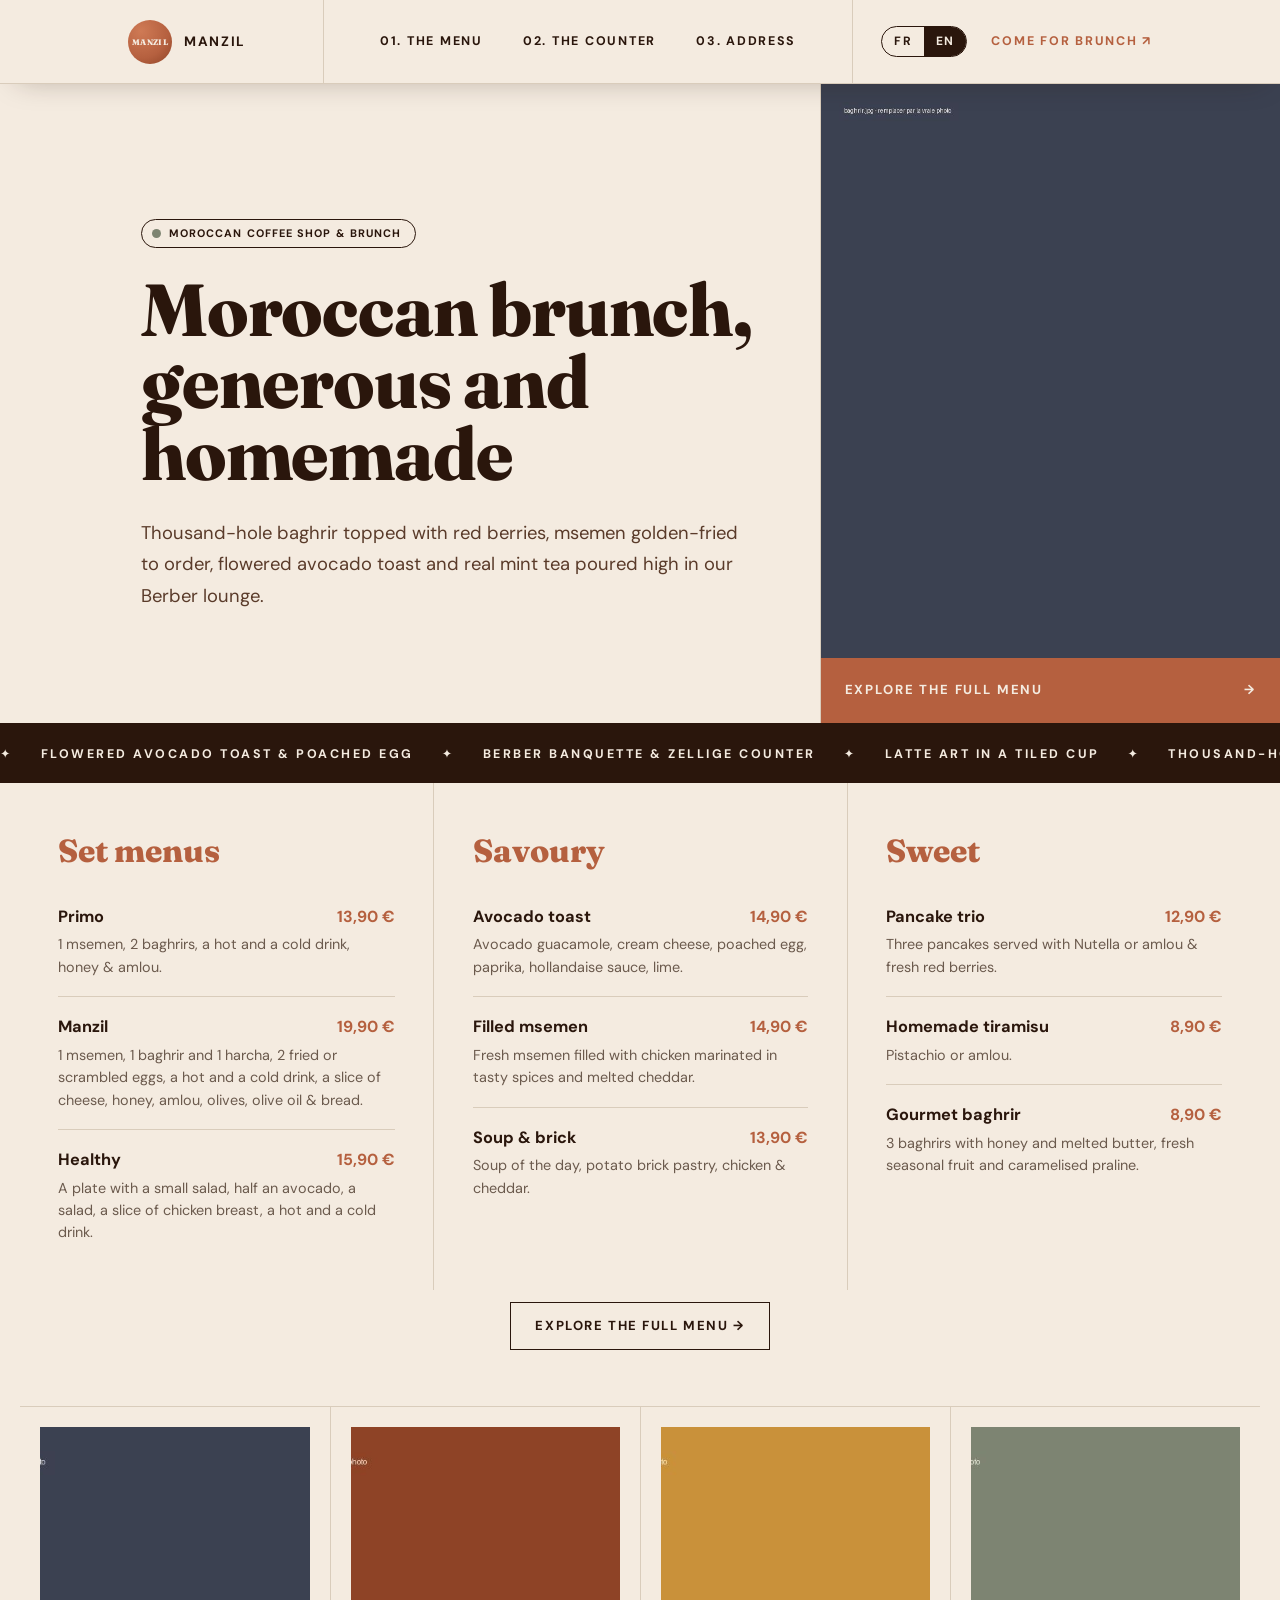
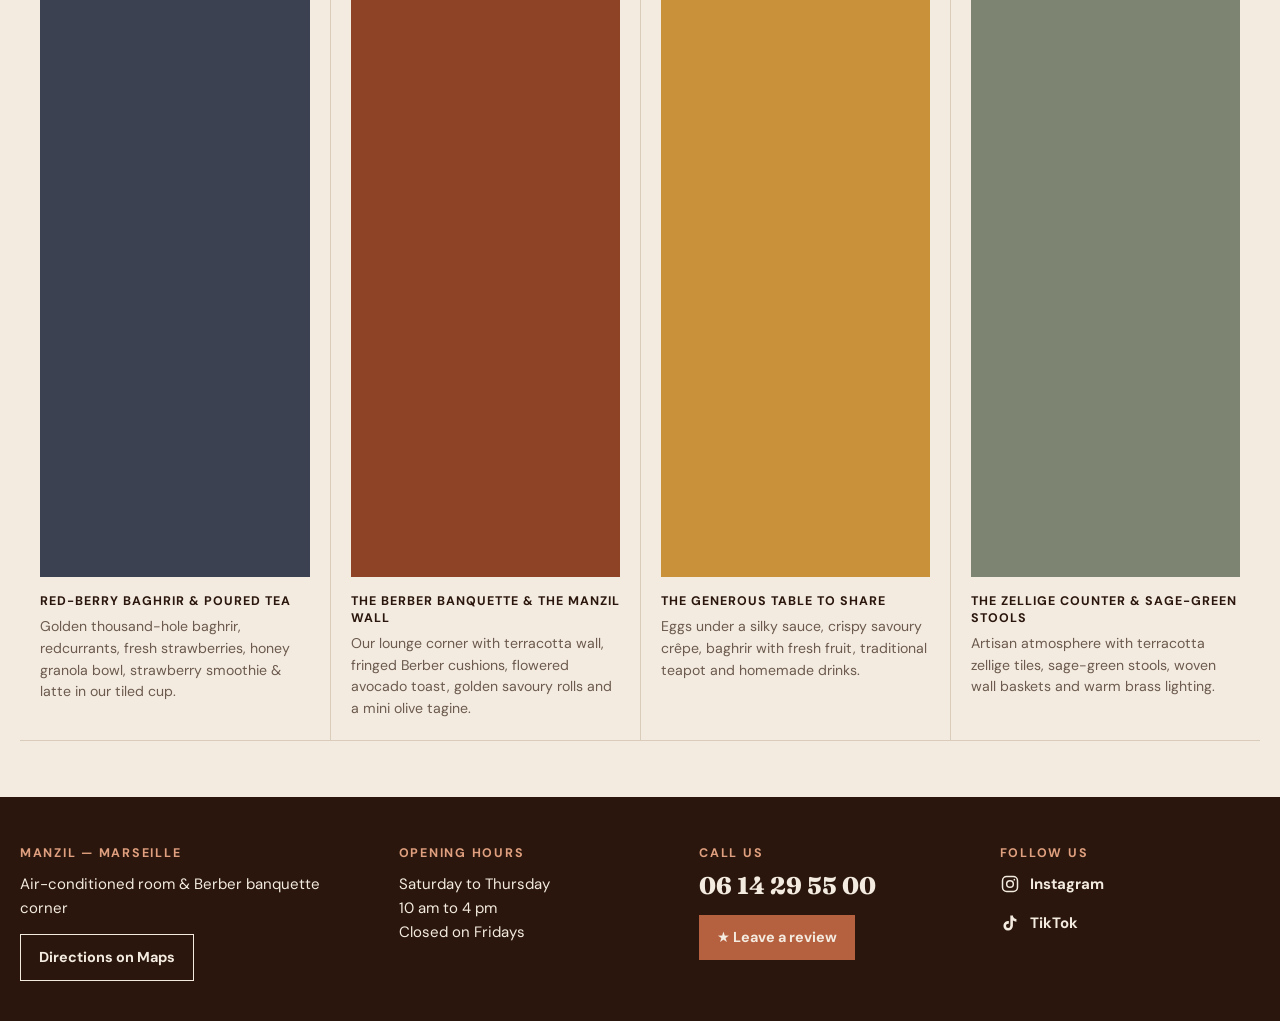
<file: index.html>
<!doctype html>
<html lang="fr">
<head>
<meta charset="utf-8">
<meta name="viewport" content="width=device-width, initial-scale=1">
<title>Manzil — Coffee shop & brunch marocain à Marseille</title>
<meta name="description" content="Brunch marocain généreux et fait maison : baghrir, msemen, avocado toast fleuri et thé à la menthe. Du samedi au jeudi, à Marseille.">
<link rel="preconnect" href="https://fonts.googleapis.com">
<link rel="preconnect" href="https://fonts.gstatic.com" crossorigin>
<link href="https://fonts.googleapis.com/css2?family=DM+Sans:wght@400;500;700&family=Fraunces:opsz,wght@9..144,800&display=swap" rel="stylesheet">
<link rel="stylesheet" href="home.css">
<link rel="stylesheet" href="shared/footer.css">
</head>
<body>
<header class="top">
  <a class="brand" href="/" aria-label="Manzil"><span class="logo">MANZIL</span><span class="brand-name">Manzil</span></a>
  <nav class="links" aria-label="Navigation">
    <a href="#carte" data-i18n="nav1"></a>
    <a href="#comptoir" data-i18n="nav2"></a>
    <a href="#adresse" data-i18n="nav3"></a>
  </nav>
  <div class="right">
    <div class="lang" role="group" aria-label="Langue / Language">
      <button type="button" data-lang="fr" aria-pressed="true">FR</button>
      <button type="button" data-lang="en" aria-pressed="false">EN</button>
    </div>
    <a class="visit" href="#adresse"><span data-i18n="visit"></span> ↗</a>
  </div>
</header>

<main>
  <section class="hero">
    <div class="hero-text">
      <p class="badge"><i></i><span data-i18n="badge"></span></p>
      <h1 data-i18n="h1"></h1>
      <p class="lead" data-i18n="lead"></p>
    </div>
    <div class="hero-media">
      <img src="img/baghrir.jpg" width="800" height="1000" alt="" data-i18n-alt="alt1">
      <a class="hero-cta" href="carte/index.html"><span data-i18n="cta"></span><span aria-hidden="true">→</span></a>
    </div>
  </section>

  <div class="marquee" aria-hidden="true"><div class="track" id="track"></div></div>

  <section id="carte" class="menu" aria-labelledby="menu-t">
    <h2 id="menu-t" class="sr" data-i18n="nav1"></h2>
    <div class="cols" id="menu"></div>
    <p class="menu-more"><a class="btn" href="carte/index.html"><span data-i18n="cta"></span> →</a></p>
  </section>

  <section id="comptoir" class="gallery" aria-label="Le comptoir">
    <div class="cards" id="cards"></div>
  </section>
</main>

<footer id="adresse"></footer>

<script src="shared/menu-data.js"></script>
<script src="shared/footer.js"></script>
<script src="home.js"></script>
</body>
</html>
</file>
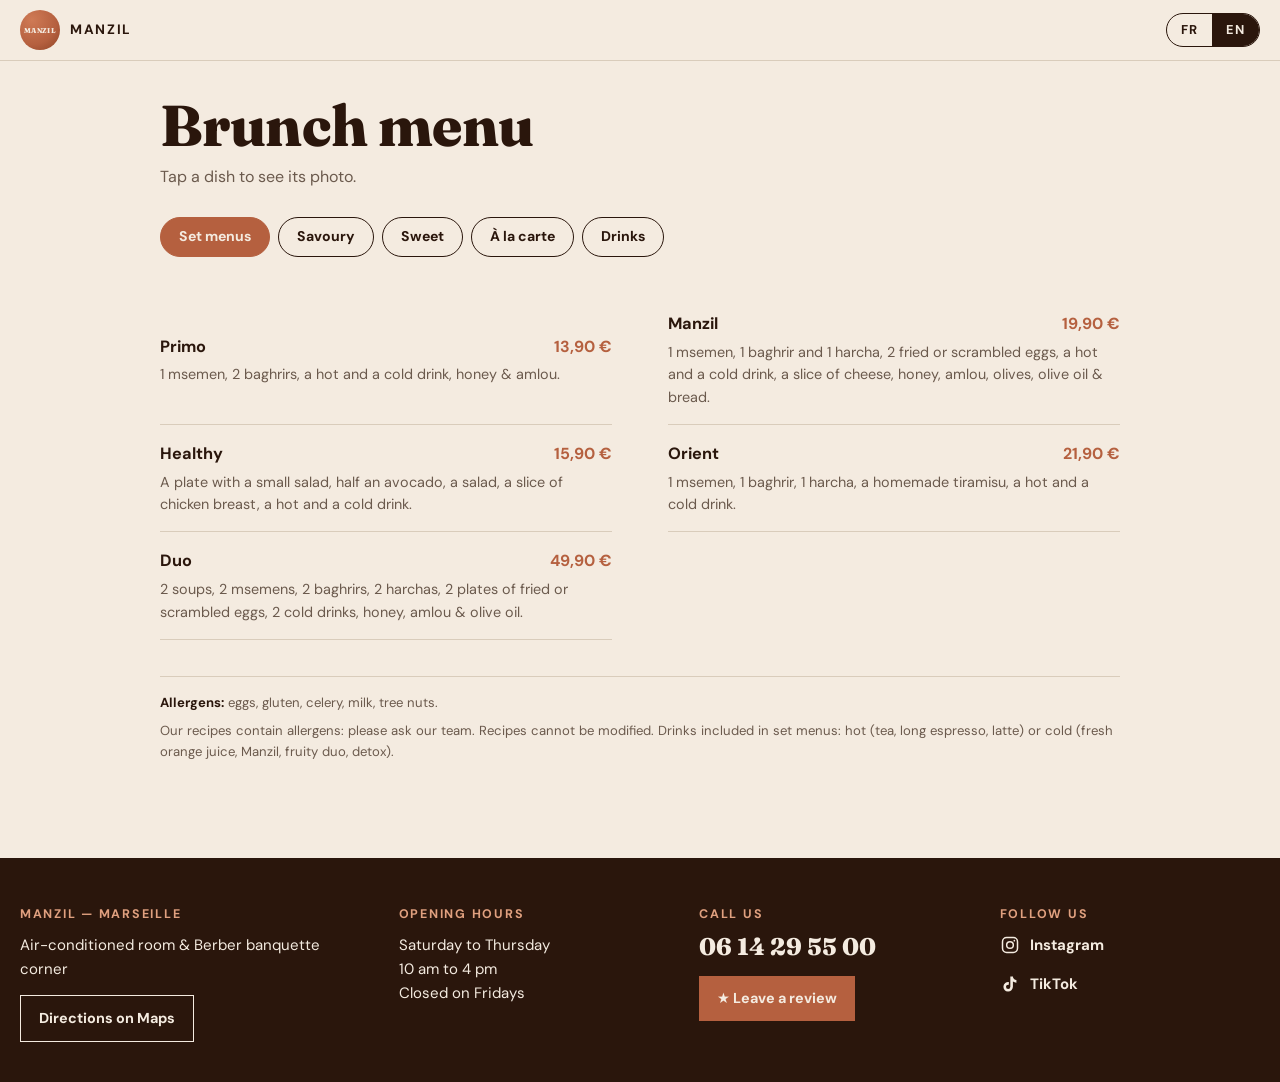
<file: carte/index.html>
<!doctype html>
<html lang="fr">
<head>
<meta charset="utf-8">
<meta name="viewport" content="width=device-width, initial-scale=1">
<title>Brunch menu — Manzil</title>
<meta name="description" content="Le brunch menu de Manzil : formules, salés, sucrés, à la carte et boissons.">
<link rel="preconnect" href="https://fonts.googleapis.com">
<link rel="preconnect" href="https://fonts.gstatic.com" crossorigin>
<link href="https://fonts.googleapis.com/css2?family=DM+Sans:wght@400;500;700&family=Fraunces:opsz,wght@9..144,800&display=swap" rel="stylesheet">
<link rel="stylesheet" href="carte.css">
<link rel="stylesheet" href="../shared/footer.css">
</head>
<body>
<header class="top">
  <a class="brand" href="../index.html" aria-label="Manzil"><span class="logo">MANZIL</span><span class="brand-name">Manzil</span></a>
  <div class="lang" role="group" aria-label="Langue / Language">
    <button type="button" data-lang="fr" aria-pressed="true">FR</button>
    <button type="button" data-lang="en" aria-pressed="false">EN</button>
  </div>
</header>

<main>
  <section class="intro">
    <h1>Brunch menu</h1>
    <p data-i18n="hint"></p>
  </section>
  <nav class="tabs" id="tabs" role="tablist"></nav>
  <div id="panel" role="tabpanel"></div>
  <div class="notes">
    <p><b data-i18n="allergTitle"></b> <span data-i18n="allerg"></span></p>
    <p data-i18n="note"></p>
  </div>
</main>

<dialog id="dlg" aria-labelledby="dlg-t">
  <button type="button" class="x" id="dlg-close">×</button>
  <img id="dlg-img" alt="">
  <div id="dlg-no" hidden></div>
  <div class="dlg-body">
    <div class="row"><h2 id="dlg-t"></h2><span class="price" id="dlg-p"></span></div>
    <p id="dlg-d"></p>
  </div>
</dialog>

<footer id="adresse"></footer>

<script src="../shared/menu-data.js"></script>
<script src="../shared/footer.js"></script>
<script src="carte.js"></script>
</body>
</html>
</file>
<file: home.css>
:root{--cream:#f4ebe0;--ink:#2a160c;--clay:#b5603f;--sage:#7d8471;--line:#d9ccbb;--muted:#6b5a4d;
  --serif:"Fraunces",Georgia,serif;--sans:"DM Sans",system-ui,sans-serif;--h:84px}
*{box-sizing:border-box;margin:0;padding:0}
html{scroll-behavior:smooth;scroll-padding-top:var(--h)}
body{background:var(--cream);color:var(--ink);font:400 16px/1.55 var(--sans)}
a{color:inherit}img{display:block;max-width:100%}
.sr{position:absolute;width:1px;height:1px;overflow:hidden;clip:rect(0 0 0 0)}
:focus-visible{outline:2px solid var(--clay);outline-offset:3px}

/* header */
.top{position:sticky;top:0;z-index:30;display:grid;grid-template-columns:auto 1fr auto;align-items:center;
  height:var(--h);background:var(--cream);border-bottom:1px solid var(--line);box-shadow:0 12px 30px -18px rgba(42,22,12,.35)}
.brand{display:flex;align-items:center;gap:12px;padding:0 clamp(16px,6vw,86px) 0 clamp(16px,10vw,146px);height:100%;text-decoration:none;font-weight:700;letter-spacing:.12em;text-transform:uppercase;font-size:.85rem;border-right:1px solid var(--line)}
.logo{display:grid;place-items:center;width:44px;height:44px;border-radius:50%;color:var(--cream);font:800 8px var(--serif);letter-spacing:.04em;
  background:radial-gradient(circle at 30% 25%,#cf7a55,var(--clay) 60%,#8e4326)}
.links{display:flex;justify-content:center;gap:40px}
.links a{text-decoration:none;font-weight:700;font-size:.78rem;letter-spacing:.14em;text-transform:uppercase}
.links a:nth-child(1)::before{content:"01. "}.links a:nth-child(2)::before{content:"02. "}.links a:nth-child(3)::before{content:"03. "}
.links a:hover,.visit:hover{color:var(--clay)}
.right{display:flex;align-items:center;gap:24px;height:100%;padding:0 clamp(16px,10vw,146px) 0 28px;border-left:1px solid var(--line)}
.visit{color:var(--clay);text-decoration:none;font-weight:700;font-size:.78rem;letter-spacing:.14em;text-transform:uppercase;white-space:nowrap}
.lang{display:flex;border:1px solid var(--ink);border-radius:999px;overflow:hidden}
.lang button{all:unset;cursor:pointer;padding:5px 12px;font-weight:700;font-size:.75rem;letter-spacing:.1em}
.lang button[aria-pressed="true"]{background:var(--ink);color:var(--cream)}

/* hero */
.hero{display:grid;grid-template-columns:minmax(0,1fr) minmax(0,.62fr);max-width:1400px;margin:0 auto;padding-left:clamp(0px,6vw,90px)}
.hero-text{display:flex;flex-direction:column;align-items:flex-start;justify-content:center;padding:64px clamp(20px,5vw,64px) 40px}
.badge{display:inline-flex;align-items:center;gap:8px;border:1px solid var(--ink);border-radius:999px;padding:5px 14px 5px 10px;font-weight:700;font-size:.68rem;letter-spacing:.1em;text-transform:uppercase}
.badge i{width:9px;height:9px;border-radius:50%;background:var(--sage)}
h1{font:800 clamp(2.6rem,6vw,4.6rem)/.98 var(--serif);letter-spacing:-.015em;margin:26px 0 28px;max-width:11em}
.lead{font-size:1.15rem;line-height:1.7;color:#5a3b2a;max-width:34em}
.hero-media{display:flex;flex-direction:column;border-left:1px solid var(--line);background:var(--ink)}
.hero-media img{width:100%;flex:1;min-height:420px;object-fit:cover;background:#3b4150}
.hero-cta{display:flex;justify-content:space-between;align-items:center;gap:16px;padding:22px 24px;background:var(--clay);color:var(--cream);text-decoration:none;font-weight:700;font-size:.82rem;letter-spacing:.14em;text-transform:uppercase}
.hero-cta:hover{background:#9c4f31}

/* bandeau défilant */
.marquee{overflow:hidden;background:var(--ink);color:var(--cream);padding:18px 0;white-space:nowrap}
.track{display:inline-flex;animation:scroll 40s linear infinite}
.track span{font-weight:700;font-size:.78rem;letter-spacing:.2em;text-transform:uppercase;padding-right:28px}
.track span::before{content:"✦";margin-right:28px}
@keyframes scroll{to{transform:translateX(-50%)}}

/* menu */
.menu{max-width:1280px;margin:0 auto;padding:0 20px}
.cols{display:grid;grid-template-columns:repeat(3,1fr)}
.cat{padding:44px clamp(16px,3vw,48px) 28px;border-left:1px solid var(--line)}
.cat:first-child{border-left:0}
.cat small{display:block;font-weight:700;font-size:.68rem;letter-spacing:.14em;text-transform:uppercase;color:var(--sage)}
.cat h3{font:800 clamp(1.6rem,2.6vw,2rem)/1.1 var(--serif);color:var(--clay);margin:6px 0 18px}
.item{padding:18px 0;border-top:1px solid var(--line)}
.item:first-of-type{border-top:0}
.row{display:flex;justify-content:space-between;gap:16px;align-items:baseline}
.row h4{font:700 1.02rem/1.3 var(--sans)}.price{font-weight:700;color:var(--clay);white-space:nowrap}
.item p{margin-top:4px;color:var(--muted);font-size:.9rem}
.menu-more{padding:12px 0 56px;text-align:center}
.btn{display:inline-block;padding:13px 24px;border:1px solid var(--ink);text-decoration:none;font-weight:700;font-size:.82rem;letter-spacing:.12em;text-transform:uppercase}
.btn:hover{background:var(--ink);color:var(--cream)}
.btn.dark{background:var(--ink);color:var(--cream);letter-spacing:.02em;text-transform:none;font-size:.9rem}
.btn.dark:hover{background:var(--clay);border-color:var(--clay)}

/* galerie */
.gallery{max-width:1280px;margin:0 auto;padding:0 20px}
.cards{display:grid;grid-template-columns:repeat(4,1fr);border-top:1px solid var(--line);border-bottom:1px solid var(--line)}
.card{padding:20px;border-left:1px solid var(--line)}.card:first-child{border-left:0}
.card img{width:100%;aspect-ratio:4/5;object-fit:cover;background:#cbbba8}
.card h3{margin-top:16px;font-weight:700;font-size:.78rem;letter-spacing:.08em;text-transform:uppercase;line-height:1.35}
.card p{margin-top:6px;color:var(--muted);font-size:.88rem}

/* adresse */
.foot{max-width:1280px;margin:0 auto;display:flex;flex-wrap:wrap;gap:14px 40px;align-items:center;justify-content:space-between;padding:28px 20px 40px;
  font-weight:700;font-size:.76rem;letter-spacing:.1em;text-transform:uppercase}

@media (max-width:1000px){
  .top{grid-template-columns:1fr auto;height:auto;--h:116px}
  .brand{border:0;padding:10px 16px}.right{border:0;padding:10px 16px}.visit{display:none}
  .links{grid-column:1/-1;order:3;gap:22px;overflow-x:auto;padding:10px 16px;border-top:1px solid var(--line);justify-content:flex-start}
  .hero{grid-template-columns:1fr;padding-left:0}
  .hero-media{border-left:0}.hero-media img{min-height:0;aspect-ratio:4/3;flex:none}
  .hero-text{padding:40px 20px 32px}
    .cols{grid-template-columns:1fr}.cat{border-left:0;border-top:1px solid var(--line);padding-left:0;padding-right:0}.cat:first-child{border-top:0}
  .cards{grid-template-columns:1fr 1fr}.card:nth-child(3){border-left:0}.card:nth-child(n+3){border-top:1px solid var(--line)}
}
@media (max-width:560px){.cards{grid-template-columns:1fr}.card{border-left:0!important;border-top:1px solid var(--line)}.card:first-child{border-top:0}}
@media (prefers-reduced-motion:reduce){html{scroll-behavior:auto}.track{animation:none}}
</file>
<file: shared/footer.css>
.sf{background:#2a160c;color:#f4ebe0;margin-top:56px;padding:48px 20px 40px;font:400 15px/1.6 "DM Sans",system-ui,sans-serif}
.sf-in{max-width:1280px;margin:0 auto;display:grid;grid-template-columns:1.3fr 1fr 1fr 1fr;gap:32px 40px}
.sf h2{font:700 .78rem/1.4 "DM Sans",system-ui,sans-serif;letter-spacing:.14em;text-transform:uppercase;color:#e0a07f;margin:0 0 10px}
.sf p{margin:0 0 14px}
.sf a{color:inherit}
.sf-tel{font:800 1.5rem/1.2 "Fraunces",Georgia,serif;text-decoration:none}
.sf-tel:hover,.sf-soc a:hover{color:#e0a07f}
.sf-btn{display:inline-block;padding:11px 18px;background:#b5603f;color:#f4ebe0!important;text-decoration:none;font-weight:700;font-size:.9rem}
.sf-btn:hover{background:#9c4f31}
.sf-btn.ghost{background:transparent;border:1px solid #f4ebe0}
.sf-btn.ghost:hover{background:#f4ebe0;color:#2a160c!important}
.sf-soc{list-style:none;margin:0;padding:0;display:grid;gap:10px}
.sf-soc a{display:inline-flex;align-items:center;gap:10px;text-decoration:none;font-weight:700}
.sf a:focus-visible{outline:2px solid #e0a07f;outline-offset:3px}
@media (max-width:900px){.sf-in{grid-template-columns:1fr 1fr}}
@media (max-width:520px){.sf-in{grid-template-columns:1fr}}
</file>
<file: carte/carte.css>
:root{--cream:#f4ebe0;--ink:#2a160c;--clay:#b5603f;--sage:#7d8471;--line:#d9ccbb;--muted:#6b5a4d;
  --serif:"Fraunces",Georgia,serif;--sans:"DM Sans",system-ui,sans-serif}
*{box-sizing:border-box;margin:0}
[hidden]{display:none!important}
body{background:var(--cream);color:var(--ink);font:400 16px/1.55 var(--sans)}
a{color:inherit}
:focus-visible{outline:2px solid var(--clay);outline-offset:3px}

.top{position:sticky;top:0;z-index:20;display:flex;align-items:center;justify-content:space-between;padding:10px 20px;background:var(--cream);border-bottom:1px solid var(--line)}
.brand{display:flex;align-items:center;gap:10px;text-decoration:none;font-weight:700;letter-spacing:.12em;text-transform:uppercase;font-size:.85rem}
.logo{display:grid;place-items:center;width:40px;height:40px;border-radius:50%;color:var(--cream);font:800 7px var(--serif);letter-spacing:.04em;
  background:radial-gradient(circle at 30% 25%,#cf7a55,var(--clay) 60%,#8e4326)}
.lang{display:flex;border:1px solid var(--ink);border-radius:999px;overflow:hidden}
.lang button{all:unset;cursor:pointer;padding:6px 14px;font-weight:700;font-size:.8rem;letter-spacing:.1em}
.lang button[aria-pressed="true"]{background:var(--ink);color:var(--cream)}

main{max-width:1000px;margin:0 auto;padding:0 20px 24px}
.intro{padding:36px 0 18px}
h1{font:800 clamp(2.4rem,9vw,3.6rem)/1 var(--serif);letter-spacing:-.01em}
.intro p{margin-top:10px;color:var(--muted)}

.tabs{position:sticky;top:61px;z-index:10;display:flex;gap:8px;overflow-x:auto;padding:10px 0;background:var(--cream);scrollbar-width:none}
.tabs button{all:unset;cursor:pointer;flex:none;padding:8px 18px;border:1px solid var(--ink);border-radius:999px;font-weight:700;font-size:.88rem;white-space:nowrap}
.tabs button:hover{border-color:var(--clay);color:var(--clay)}
.tabs button[aria-selected="true"]{background:var(--clay);border-color:var(--clay);color:var(--cream)}
.tabs button:focus-visible{outline:2px solid var(--clay);outline-offset:2px}

.grp{padding-top:28px}
.grp h2{font:800 1.6rem/1.1 var(--serif);color:var(--clay);padding-bottom:6px;border-bottom:1px solid var(--line)}
.list{display:grid;grid-template-columns:1fr 1fr;column-gap:56px}
.item{all:unset;box-sizing:border-box;display:block;width:100%;cursor:pointer;padding:16px 0;border-bottom:1px solid var(--line)}
.item:hover .nm,.item:focus-visible .nm{color:var(--clay);text-decoration:underline;text-underline-offset:4px}
.item:focus-visible{outline:2px solid var(--clay);outline-offset:2px}
.row{display:flex;justify-content:space-between;gap:16px;align-items:baseline}
.nm{font-weight:700;font-size:1.02rem}
.price{font-weight:700;color:var(--clay);white-space:nowrap}
.ds{display:block;margin-top:4px;color:var(--muted);font-size:.9rem;max-width:46ch}

.notes{margin-top:36px;padding:16px 0;border-top:1px solid var(--line);font-size:.82rem;color:var(--muted);display:grid;gap:8px}
.notes b{color:var(--ink)}

dialog{border:0;padding:0;width:min(92vw,520px);background:var(--cream);color:var(--ink);margin:auto;max-height:92vh;overflow:auto}
dialog::backdrop{background:rgba(42,22,12,.65)}
dialog img{display:block;width:100%;aspect-ratio:4/3;object-fit:cover}
#dlg-no{aspect-ratio:4/3;display:grid;place-items:center;background:var(--clay);color:var(--cream);font:800 1.4rem var(--serif);text-align:center;padding:20px}
.dlg-body{padding:20px 22px 26px}
.dlg-body h2{font:800 1.6rem/1.1 var(--serif)}
.dlg-body p{margin-top:8px;color:var(--muted)}
.x{position:absolute;top:10px;right:10px;width:38px;height:38px;border:0;border-radius:50%;background:var(--cream);color:var(--ink);font-size:1.5rem;line-height:1;cursor:pointer}

.foot{max-width:1000px;margin:0 auto;display:flex;flex-wrap:wrap;gap:12px 28px;align-items:center;justify-content:space-between;padding:20px;border-top:1px solid var(--line);font-weight:700;font-size:.76rem;letter-spacing:.1em;text-transform:uppercase}
.btn{background:var(--ink);color:var(--cream);text-decoration:none;padding:12px 20px;letter-spacing:.02em;text-transform:none;font-size:.9rem}
.btn:hover{background:var(--clay)}
@media (max-width:760px){.list{grid-template-columns:1fr}}
</file>
